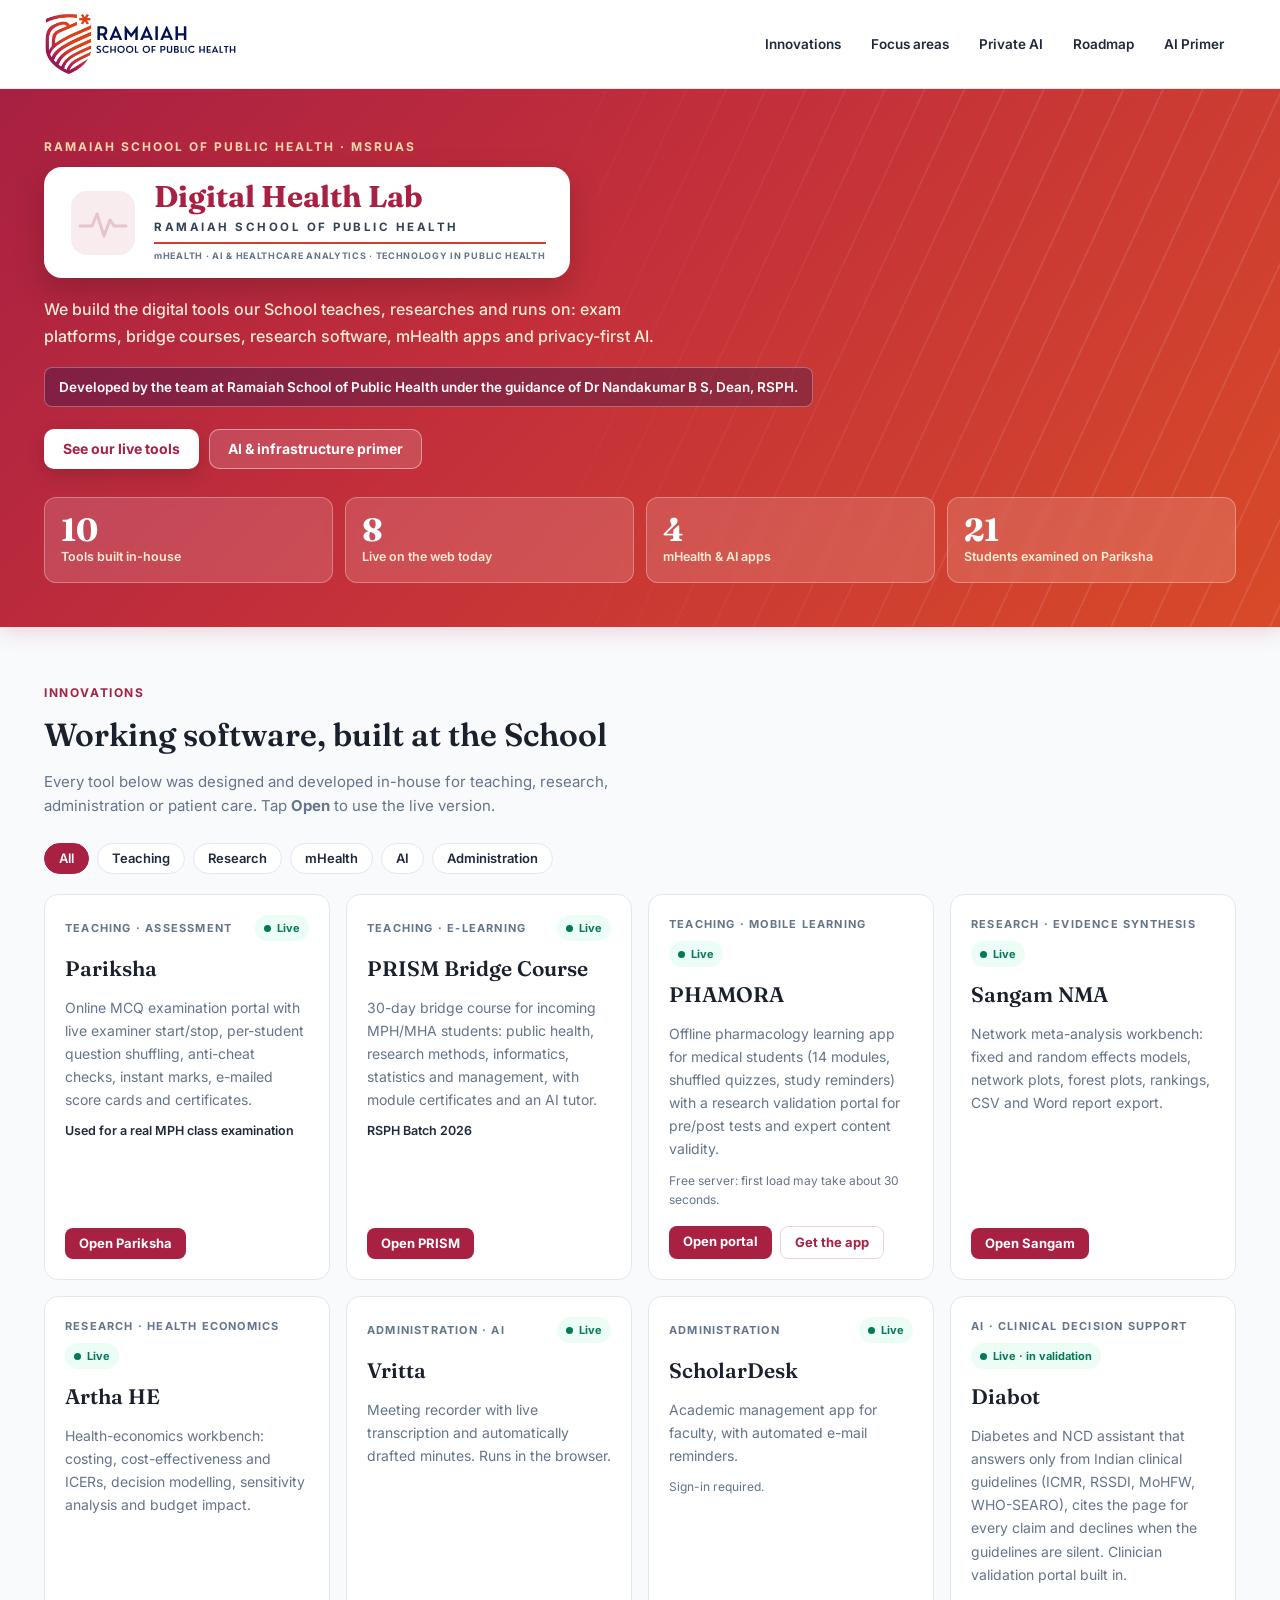
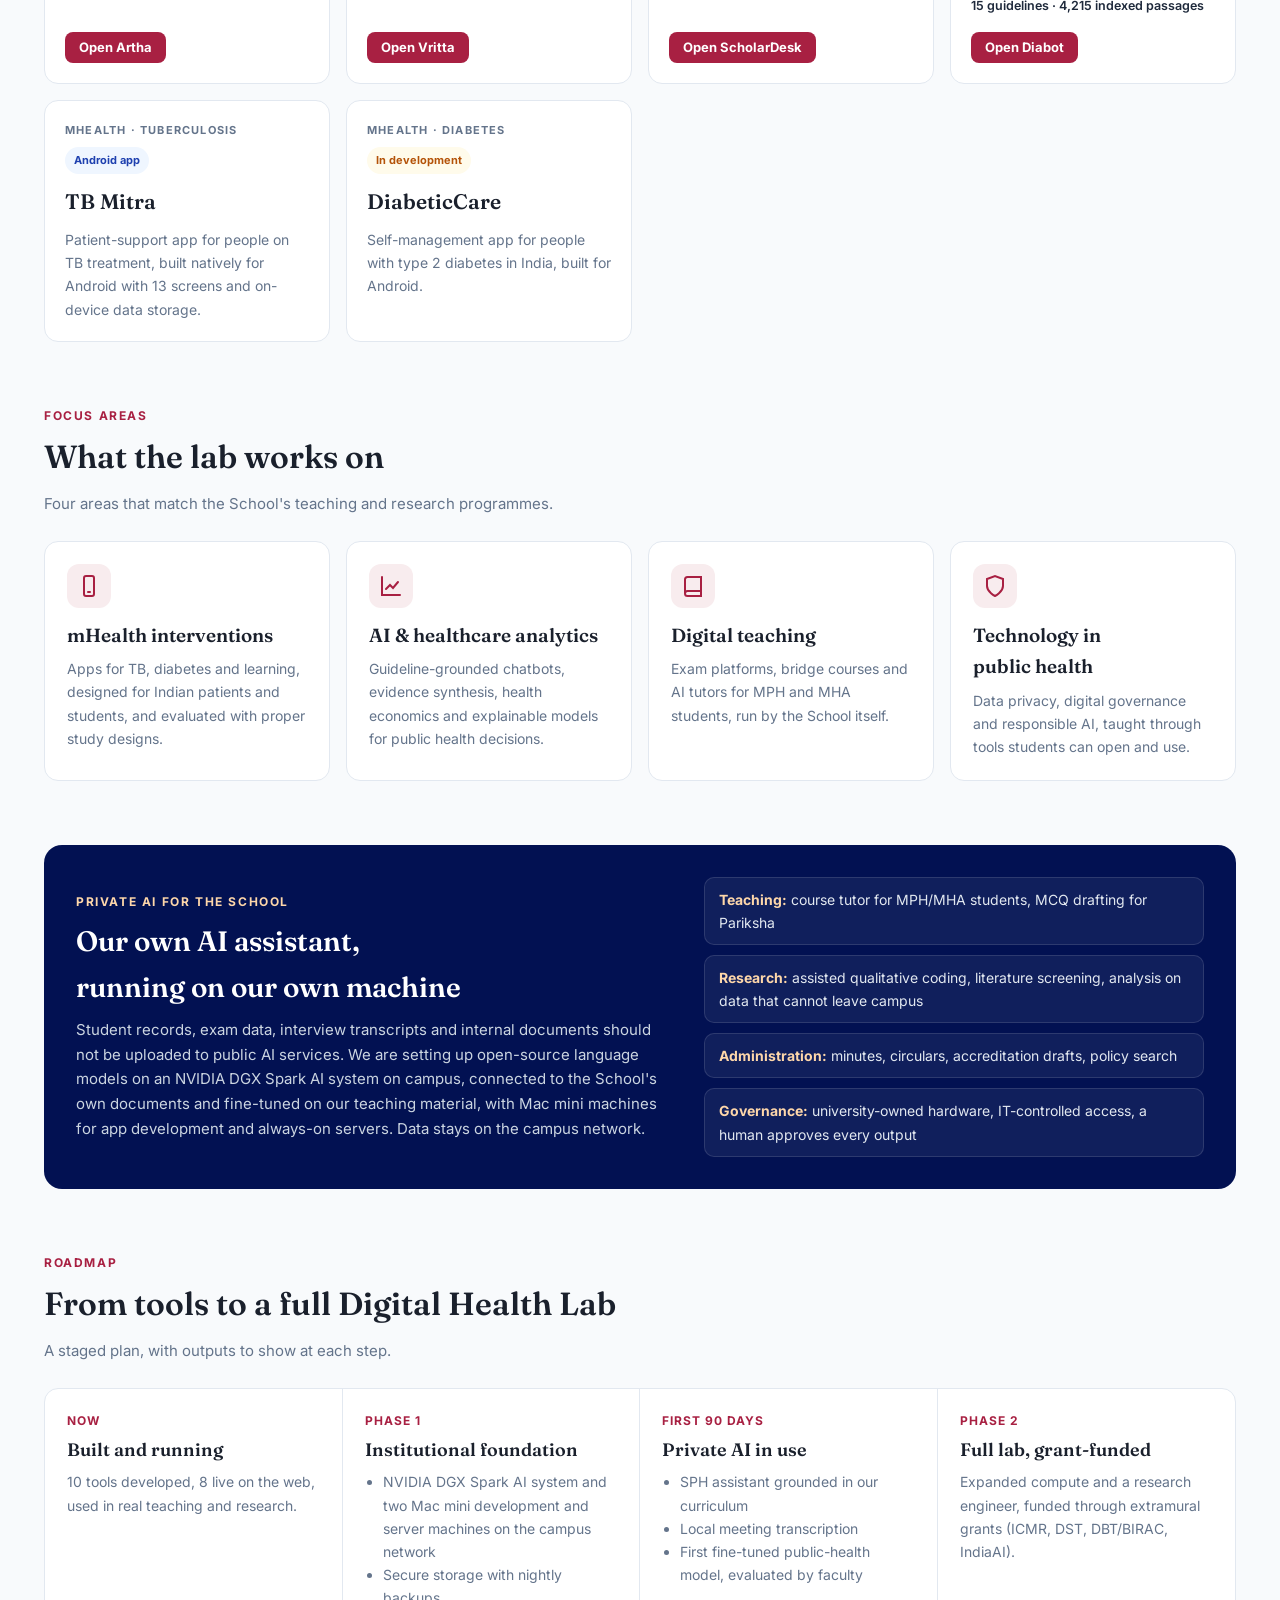
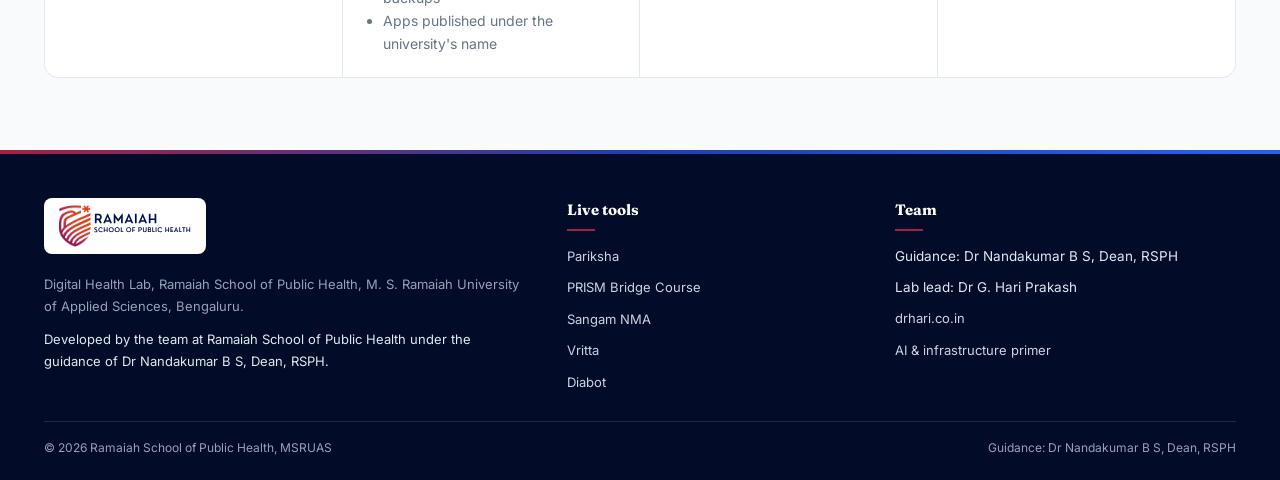
<file: index.html>
<!DOCTYPE html>
<html lang="en">
<head>
  <meta charset="UTF-8" />
  <meta name="viewport" content="width=device-width, initial-scale=1.0" />
  <title>Digital Health Lab | Ramaiah School of Public Health</title>
  <meta name="description" content="Digital Health Lab at Ramaiah School of Public Health, MSRUAS: mHealth, AI and healthcare analytics, and technology for public health. Live tools built in-house." />
  <link rel="icon" type="image/svg+xml" href="rsph_logo.svg" />
  <link rel="alternate icon" type="image/png" href="rsph_official_logo.png" />
  <link rel="preconnect" href="https://fonts.googleapis.com">
  <link rel="preconnect" href="https://fonts.gstatic.com" crossorigin>
  <link href="https://fonts.googleapis.com/css2?family=Fraunces:opsz,wght@9..144,500;9..144,600;9..144,700&family=Inter:wght@400;500;600;700;800&display=swap" rel="stylesheet">
  <link rel="stylesheet" href="styles.css" />
  <script>document.documentElement.classList.add('js');</script>
</head>
<body>

<header class="masthead">
  <div class="wrap">
    <a href="./" aria-label="Digital Health Lab home"><img src="rsph_logo.svg" alt="Ramaiah School of Public Health" class="brand-logo-img" onerror="this.onerror=null;this.src='rsph_official_logo.png';" /></a>
    <nav class="nav" aria-label="Main">
      <a href="#innovations">Innovations</a>
      <a href="#focus">Focus areas</a>
      <a href="#private-ai">Private AI</a>
      <a href="#roadmap">Roadmap</a>
      <a href="primer.html">AI Primer</a>
    </nav>
  </div>
</header>

<section class="hero-banner">
  <div class="wrap">
    <div class="hero-kicker">Ramaiah School of Public Health · MSRUAS</div>
    <div class="hero-logo-card">
      <div class="pulse-icon" aria-hidden="true">
        <svg viewBox="0 0 70 70" fill="none">
          <rect x="3" y="3" width="64" height="64" rx="16" fill="#F8ECEE"/>
          <path d="M12 38h12l5-12 7 22 6-16 4 6h12" stroke="#E7C3CB" stroke-width="3" stroke-linecap="round" stroke-linejoin="round"/>
          <path class="pulse-line" d="M12 38h12l5-12 7 22 6-16 4 6h12" stroke="#A82042" stroke-width="3.2" stroke-linecap="round" stroke-linejoin="round"/>
        </svg>
        <span class="hero-sparkle s1">&#10022;</span>
        <span class="hero-sparkle s2">&#10022;</span>
      </div>
      <div>
        <div class="hero-logo-word">Digital Health Lab</div>
        <div class="hero-logo-sub">RAMAIAH SCHOOL OF PUBLIC HEALTH</div>
        <div class="hero-logo-tagline">mHEALTH &middot; AI &amp; HEALTHCARE ANALYTICS &middot; TECHNOLOGY IN PUBLIC HEALTH</div>
      </div>
    </div>
    <h1 class="hero-sub" style="font-family:'Inter',sans-serif;font-weight:500;color:#FFEDD5;">
      We build the digital tools our School teaches, researches and runs on: exam platforms, bridge courses, research software, mHealth apps and privacy-first AI.
    </h1>
    <p class="hero-credit">Developed by the team at Ramaiah School of Public Health under the guidance of Dr Nandakumar B S, Dean, RSPH.</p>
    <div class="hero-actions">
      <a class="btn btn-light" href="#innovations">See our live tools</a>
      <a class="btn btn-ghost" href="primer.html">AI &amp; infrastructure primer</a>
    </div>
    <div class="metrics-row">
      <div class="metric-card"><div class="big-num" data-count="10">10</div><div class="caption">Tools built in-house</div></div>
      <div class="metric-card"><div class="big-num" data-count="8">8</div><div class="caption">Live on the web today</div></div>
      <div class="metric-card"><div class="big-num" data-count="4">4</div><div class="caption">mHealth &amp; AI apps</div></div>
      <div class="metric-card"><div class="big-num" data-count="21">21</div><div class="caption">Students examined on Pariksha</div></div>
    </div>
  </div>
</section>

<main>
<section class="block wrap" id="innovations">
  <div class="eyebrow">Innovations</div>
  <h2 class="section-title">Working software, built at the School</h2>
  <p class="section-lede">Every tool below was designed and developed in-house for teaching, research, administration or patient care. Tap <b>Open</b> to use the live version.</p>

  <div class="chips" role="group" aria-label="Filter tools">
    <button class="chip" aria-pressed="true" data-filter="all">All</button>
    <button class="chip" aria-pressed="false" data-filter="teaching">Teaching</button>
    <button class="chip" aria-pressed="false" data-filter="research">Research</button>
    <button class="chip" aria-pressed="false" data-filter="mhealth">mHealth</button>
    <button class="chip" aria-pressed="false" data-filter="ai">AI</button>
    <button class="chip" aria-pressed="false" data-filter="admin">Administration</button>
  </div>

  <div class="grid" id="projectGrid">
    <article class="card reveal" data-cat="teaching">
      <div class="card-top"><span class="cat">Teaching · Assessment</span><span class="status live">Live</span></div>
      <h3>Pariksha</h3>
      <p>Online MCQ examination portal with live examiner start/stop, per-student question shuffling, anti-cheat checks, instant marks, e-mailed score cards and certificates.</p>
      <div class="who">Used for a real MPH class examination</div>
      <div class="card-actions"><a class="btn-sm" href="https://pariksha.drhari.co.in" target="_blank" rel="noopener">Open Pariksha</a></div>
    </article>

    <article class="card reveal" data-cat="teaching">
      <div class="card-top"><span class="cat">Teaching · E-learning</span><span class="status live">Live</span></div>
      <h3>PRISM Bridge Course</h3>
      <p>30-day bridge course for incoming MPH/MHA students: public health, research methods, informatics, statistics and management, with module certificates and an AI tutor.</p>
      <div class="who">RSPH Batch 2026</div>
      <div class="card-actions"><a class="btn-sm" href="https://rsph-prism-2026-8d817.web.app" target="_blank" rel="noopener">Open PRISM</a></div>
    </article>

    <article class="card reveal" data-cat="teaching mhealth">
      <div class="card-top"><span class="cat">Teaching · Mobile learning</span><span class="status live">Live</span></div>
      <h3>PHAMORA</h3>
      <p>Offline pharmacology learning app for medical students (14 modules, shuffled quizzes, study reminders) with a research validation portal for pre/post tests and expert content validity.</p>
      <div class="note-sm">Free server: first load may take about 30 seconds.</div>
      <div class="card-actions"><a class="btn-sm" href="https://phamora-validation.onrender.com" target="_blank" rel="noopener">Open portal</a><a class="btn-sm outline" href="https://phamora-validation.onrender.com/download" target="_blank" rel="noopener">Get the app</a></div>
    </article>

    <article class="card reveal" data-cat="research">
      <div class="card-top"><span class="cat">Research · Evidence synthesis</span><span class="status live">Live</span></div>
      <h3>Sangam NMA</h3>
      <p>Network meta-analysis workbench: fixed and random effects models, network plots, forest plots, rankings, CSV and Word report export.</p>
      <div class="card-actions"><a class="btn-sm" href="https://sangam-web-production.up.railway.app" target="_blank" rel="noopener">Open Sangam</a></div>
    </article>

    <article class="card reveal" data-cat="research">
      <div class="card-top"><span class="cat">Research · Health economics</span><span class="status live">Live</span></div>
      <h3>Artha HE</h3>
      <p>Health-economics workbench: costing, cost-effectiveness and ICERs, decision modelling, sensitivity analysis and budget impact.</p>
      <div class="card-actions"><a class="btn-sm" href="https://artha-he-production.up.railway.app" target="_blank" rel="noopener">Open Artha</a></div>
    </article>

    <article class="card reveal" data-cat="admin ai">
      <div class="card-top"><span class="cat">Administration · AI</span><span class="status live">Live</span></div>
      <h3>Vritta</h3>
      <p>Meeting recorder with live transcription and automatically drafted minutes. Runs in the browser.</p>
      <div class="card-actions"><a class="btn-sm" href="https://www.drhari.co.in/vritta" target="_blank" rel="noopener">Open Vritta</a></div>
    </article>

    <article class="card reveal" data-cat="admin">
      <div class="card-top"><span class="cat">Administration</span><span class="status live">Live</span></div>
      <h3>ScholarDesk</h3>
      <p>Academic management app for faculty, with automated e-mail reminders.</p>
      <div class="note-sm">Sign-in required.</div>
      <div class="card-actions"><a class="btn-sm" href="https://scholardesk.drhari.co.in" target="_blank" rel="noopener">Open ScholarDesk</a></div>
    </article>

    <article class="card reveal" data-cat="ai mhealth">
      <div class="card-top"><span class="cat">AI · Clinical decision support</span><span class="status live">Live · in validation</span></div>
      <h3>Diabot</h3>
      <p>Diabetes and NCD assistant that answers only from Indian clinical guidelines (ICMR, RSSDI, MoHFW, WHO-SEARO), cites the page for every claim and declines when the guidelines are silent. Clinician validation portal built in.</p>
      <div class="who">15 guidelines · 4,215 indexed passages</div>
      <div class="card-actions"><a class="btn-sm" href="https://diabot-web-production.up.railway.app/" target="_blank" rel="noopener">Open Diabot</a></div>
    </article>

    <article class="card reveal" data-cat="mhealth">
      <div class="card-top"><span class="cat">mHealth · Tuberculosis</span><span class="status app">Android app</span></div>
      <h3>TB Mitra</h3>
      <p>Patient-support app for people on TB treatment, built natively for Android with 13 screens and on-device data storage.</p>
    </article>

    <article class="card reveal" data-cat="mhealth">
      <div class="card-top"><span class="cat">mHealth · Diabetes</span><span class="status dev">In development</span></div>
      <h3>DiabeticCare</h3>
      <p>Self-management app for people with type 2 diabetes in India, built for Android.</p>
    </article>
  </div>
  <p class="empty" id="emptyMsg" hidden>No tools in this category yet.</p>
</section>

<section class="block wrap" id="focus">
  <div class="eyebrow">Focus areas</div>
  <h2 class="section-title">What the lab works on</h2>
  <p class="section-lede">Four areas that match the School's teaching and research programmes.</p>
  <div class="pillars">
    <div class="pillar reveal"><div class="ico"><svg viewBox="0 0 24 24" fill="none" stroke="currentColor" stroke-width="2" stroke-linecap="round"><rect x="7" y="2" width="10" height="20" rx="2"/><path d="M11 18h2"/></svg></div><h3>mHealth interventions</h3><p>Apps for TB, diabetes and learning, designed for Indian patients and students, and evaluated with proper study designs.</p></div>
    <div class="pillar reveal"><div class="ico"><svg viewBox="0 0 24 24" fill="none" stroke="currentColor" stroke-width="2" stroke-linecap="round"><path d="M3 3v18h18"/><path d="M7 15l4-4 3 3 5-6"/></svg></div><h3>AI &amp; healthcare analytics</h3><p>Guideline-grounded chatbots, evidence synthesis, health economics and explainable models for public health decisions.</p></div>
    <div class="pillar reveal"><div class="ico"><svg viewBox="0 0 24 24" fill="none" stroke="currentColor" stroke-width="2" stroke-linecap="round"><path d="M4 19.5A2.5 2.5 0 0 1 6.5 17H20V3H6.5A2.5 2.5 0 0 0 4 5.5z"/><path d="M4 19.5A2.5 2.5 0 0 0 6.5 22H20v-5"/></svg></div><h3>Digital teaching</h3><p>Exam platforms, bridge courses and AI tutors for MPH and MHA students, run by the School itself.</p></div>
    <div class="pillar reveal"><div class="ico"><svg viewBox="0 0 24 24" fill="none" stroke="currentColor" stroke-width="2" stroke-linecap="round"><path d="M12 22s8-4 8-10V5l-8-3-8 3v7c0 6 8 10 8 10z"/></svg></div><h3>Technology in public health</h3><p>Data privacy, digital governance and responsible AI, taught through tools students can open and use.</p></div>
  </div>
</section>

<section class="block wrap" id="private-ai">
  <div class="band reveal">
    <div>
      <div class="eyebrow" style="color:#FED7AA">Private AI for the School</div>
      <h2>Our own AI assistant, running on our own machine</h2>
      <p>Student records, exam data, interview transcripts and internal documents should not be uploaded to public AI services. We are setting up open-source language models on an NVIDIA DGX Spark AI system on campus, connected to the School's own documents and fine-tuned on our teaching material, with Mac mini machines for app development and always-on servers. Data stays on the campus network.</p>
    </div>
    <ul>
      <li><b>Teaching:</b> course tutor for MPH/MHA students, MCQ drafting for Pariksha</li>
      <li><b>Research:</b> assisted qualitative coding, literature screening, analysis on data that cannot leave campus</li>
      <li><b>Administration:</b> minutes, circulars, accreditation drafts, policy search</li>
      <li><b>Governance:</b> university-owned hardware, IT-controlled access, a human approves every output</li>
    </ul>
  </div>
</section>

<section class="block wrap" id="roadmap">
  <div class="eyebrow">Roadmap</div>
  <h2 class="section-title">From tools to a full Digital Health Lab</h2>
  <p class="section-lede">A staged plan, with outputs to show at each step.</p>
  <div class="roadmap reveal">
    <div class="step"><div class="when">Now</div><h3>Built and running</h3><p>10 tools developed, 8 live on the web, used in real teaching and research.</p></div>
    <div class="step"><div class="when">Phase 1</div><h3>Institutional foundation</h3><ul><li>NVIDIA DGX Spark AI system and two Mac mini development and server machines on the campus network</li><li>Secure storage with nightly backups</li><li>Apps published under the university's name</li></ul></div>
    <div class="step"><div class="when">First 90 days</div><h3>Private AI in use</h3><ul><li>SPH assistant grounded in our curriculum</li><li>Local meeting transcription</li><li>First fine-tuned public-health model, evaluated by faculty</li></ul></div>
    <div class="step"><div class="when">Phase 2</div><h3>Full lab, grant-funded</h3><p>Expanded compute and a research engineer, funded through extramural grants (ICMR, DST, DBT/BIRAC, IndiaAI).</p></div>
  </div>
</section>
</main>

<footer class="rsph-portal-footer">
  <div class="footer-top-accent"></div>
  <div class="wrap">
    <div class="footer-grid">
      <div>
        <img src="rsph_logo.svg" alt="Ramaiah School of Public Health" class="footer-logo-img" onerror="this.onerror=null;this.src='rsph_official_logo.png';" />
        <p class="footer-brand-text">Digital Health Lab, Ramaiah School of Public Health, M. S. Ramaiah University of Applied Sciences, Bengaluru.</p>
        <p class="footer-brand-text" style="color:#E2E8F0">Developed by the team at Ramaiah School of Public Health under the guidance of Dr Nandakumar B S, Dean, RSPH.</p>
      </div>
      <div>
        <div class="footer-heading">Live tools</div>
        <ul class="footer-links">
          <li><a href="https://pariksha.drhari.co.in" target="_blank" rel="noopener">Pariksha</a></li>
          <li><a href="https://rsph-prism-2026-8d817.web.app" target="_blank" rel="noopener">PRISM Bridge Course</a></li>
          <li><a href="https://sangam-web-production.up.railway.app" target="_blank" rel="noopener">Sangam NMA</a></li>
          <li><a href="https://www.drhari.co.in/vritta" target="_blank" rel="noopener">Vritta</a></li>
          <li><a href="https://diabot-web-production.up.railway.app/" target="_blank" rel="noopener">Diabot</a></li>
        </ul>
      </div>
      <div>
        <div class="footer-heading">Team</div>
        <ul class="footer-links">
          <li>Guidance: Dr Nandakumar B S, Dean, RSPH</li>
          <li>Lab lead: Dr G. Hari Prakash</li>
          <li><a href="https://www.drhari.co.in" target="_blank" rel="noopener">drhari.co.in</a></li>
          <li><a href="primer.html">AI &amp; infrastructure primer</a></li>
        </ul>
      </div>
    </div>
    <div class="footer-bottom"><span>© 2026 Ramaiah School of Public Health, MSRUAS</span><span>Guidance: Dr Nandakumar B S, Dean, RSPH</span></div>
  </div>
</footer>

<script>
  // Category filter
  const chips = document.querySelectorAll('.chip');
  const cards = document.querySelectorAll('#projectGrid .card');
  chips.forEach(chip => chip.addEventListener('click', () => {
    chips.forEach(c => c.setAttribute('aria-pressed', c === chip));
    const f = chip.dataset.filter; let shown = 0;
    cards.forEach(card => {
      const show = f === 'all' || card.dataset.cat.split(' ').includes(f);
      card.hidden = !show; if (show) { shown++; card.classList.add('in'); }
    });
    document.getElementById('emptyMsg').hidden = shown > 0;
  }));

  // Scroll reveal (anything already on screen shows immediately)
  const reveals = document.querySelectorAll('.reveal');
  if ('IntersectionObserver' in window) {
    const io = new IntersectionObserver(entries => entries.forEach(e => {
      if (e.isIntersecting) { e.target.classList.add('in'); io.unobserve(e.target); }
    }), { threshold: 0.08 });
    reveals.forEach((el, i) => { el.style.transitionDelay = (i % 3) * 70 + 'ms'; io.observe(el); });
  } else { reveals.forEach(el => el.classList.add('in')); }
  setTimeout(() => reveals.forEach(el => el.classList.add('in')), 2500);

  // Count-up for hero numbers
  if (!matchMedia('(prefers-reduced-motion: reduce)').matches) {
    document.querySelectorAll('[data-count]').forEach(el => {
      const target = +el.dataset.count; let n = 0; el.textContent = '0';
      const t = setInterval(() => { n++; el.textContent = n; if (n >= target) clearInterval(t); }, 900 / target);
    });
  }
</script>
</body>
</html>
</file>
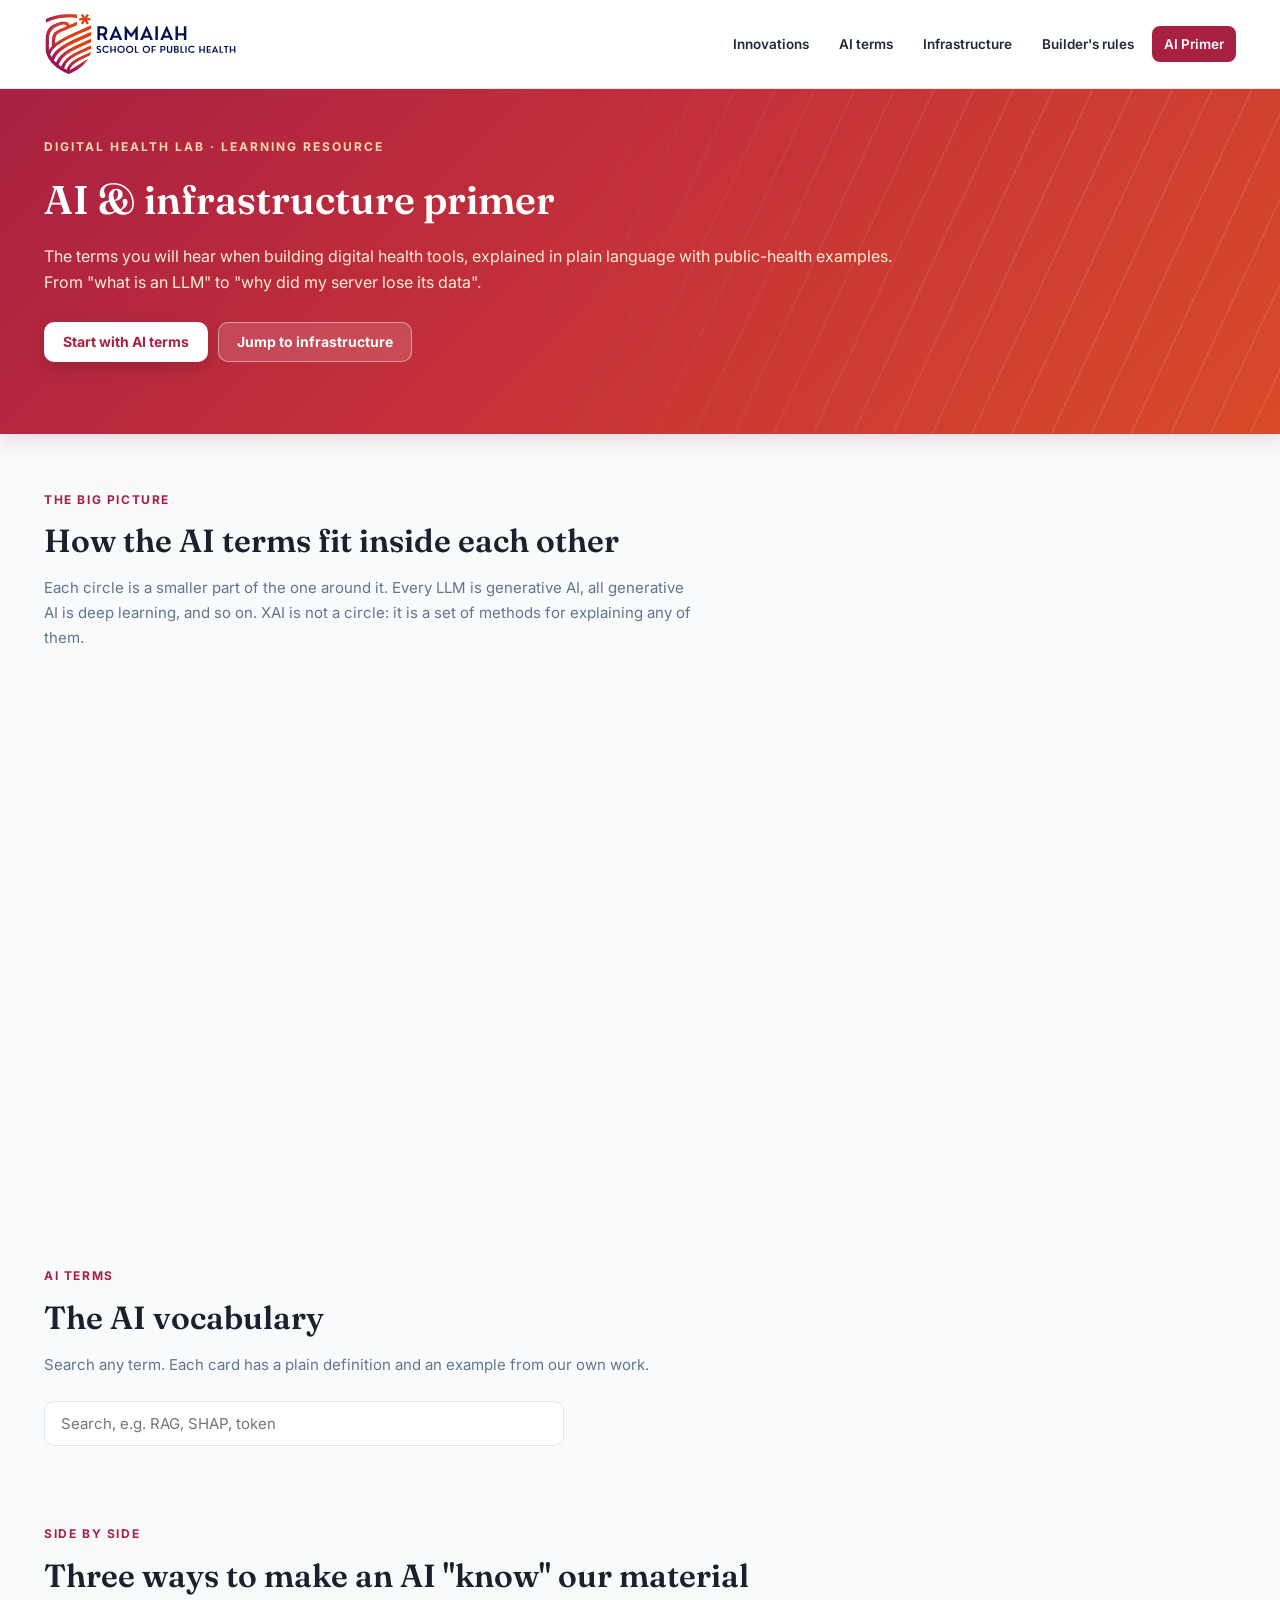
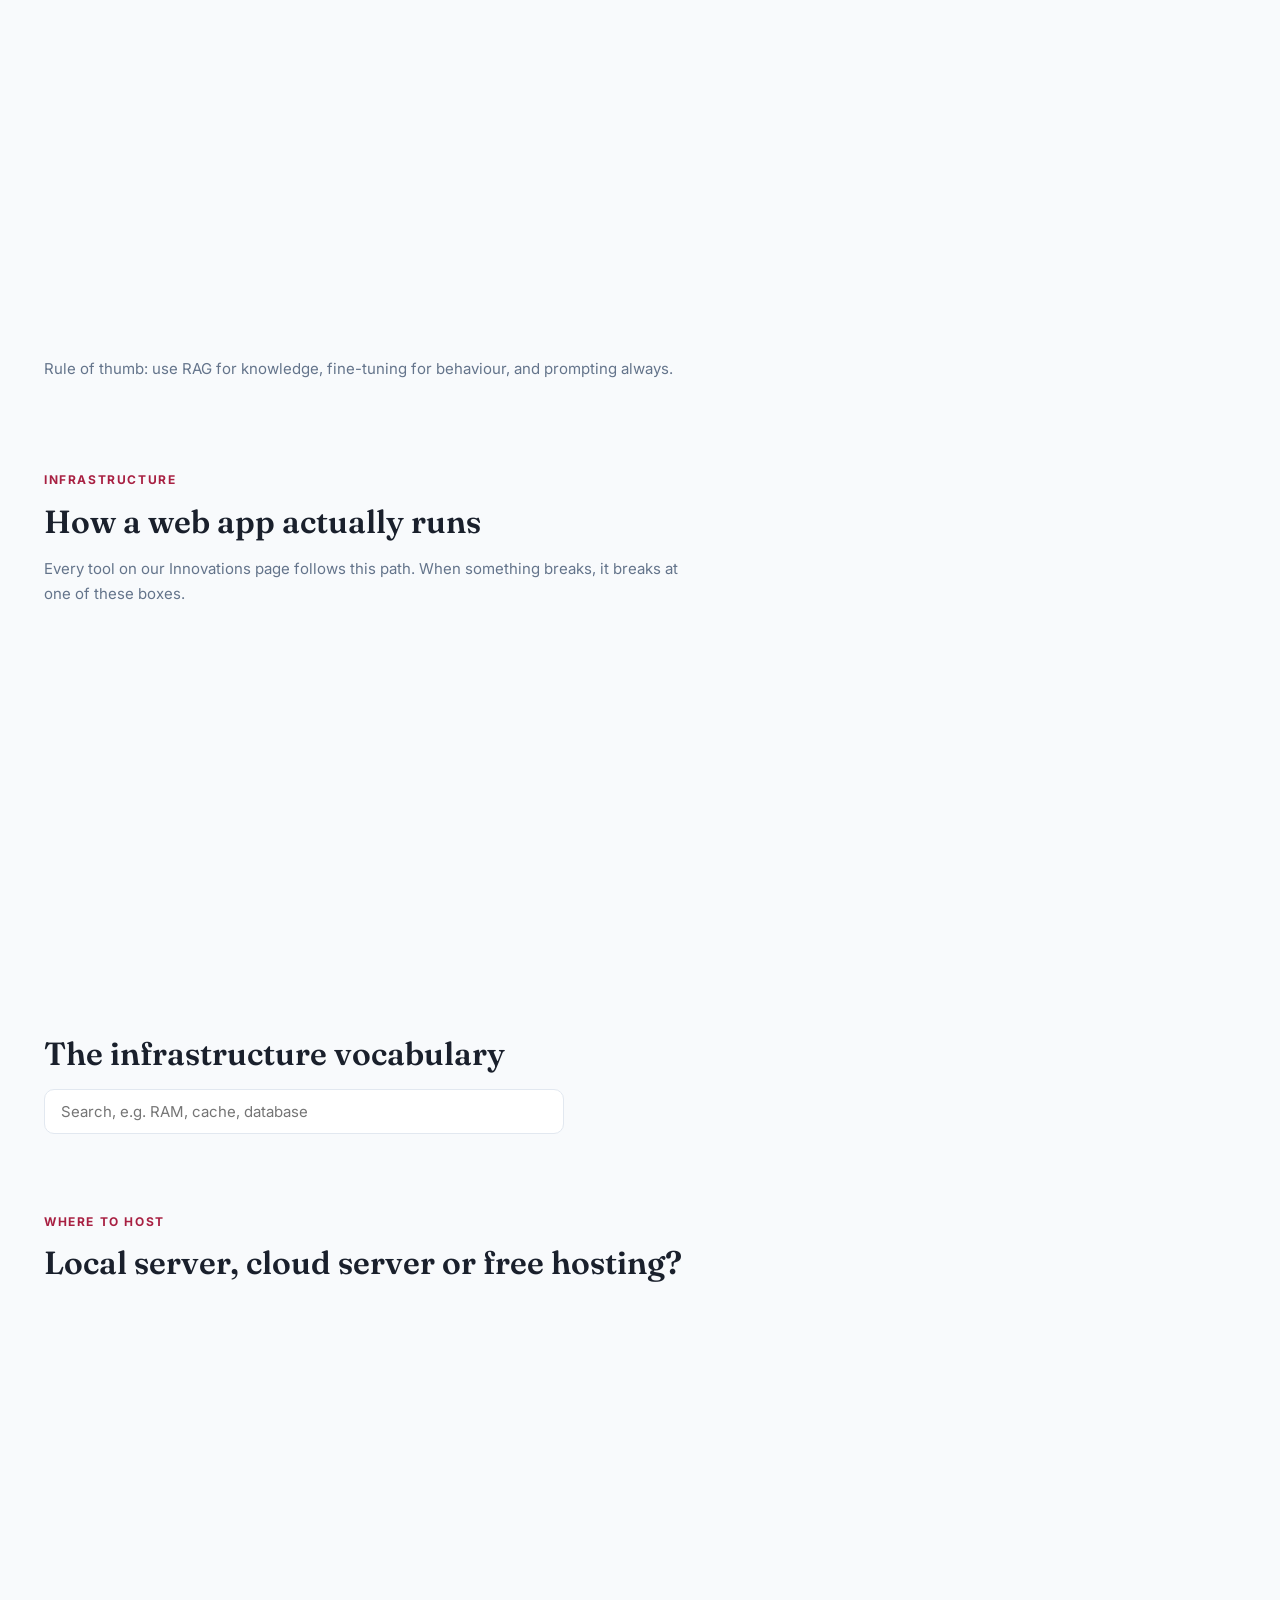
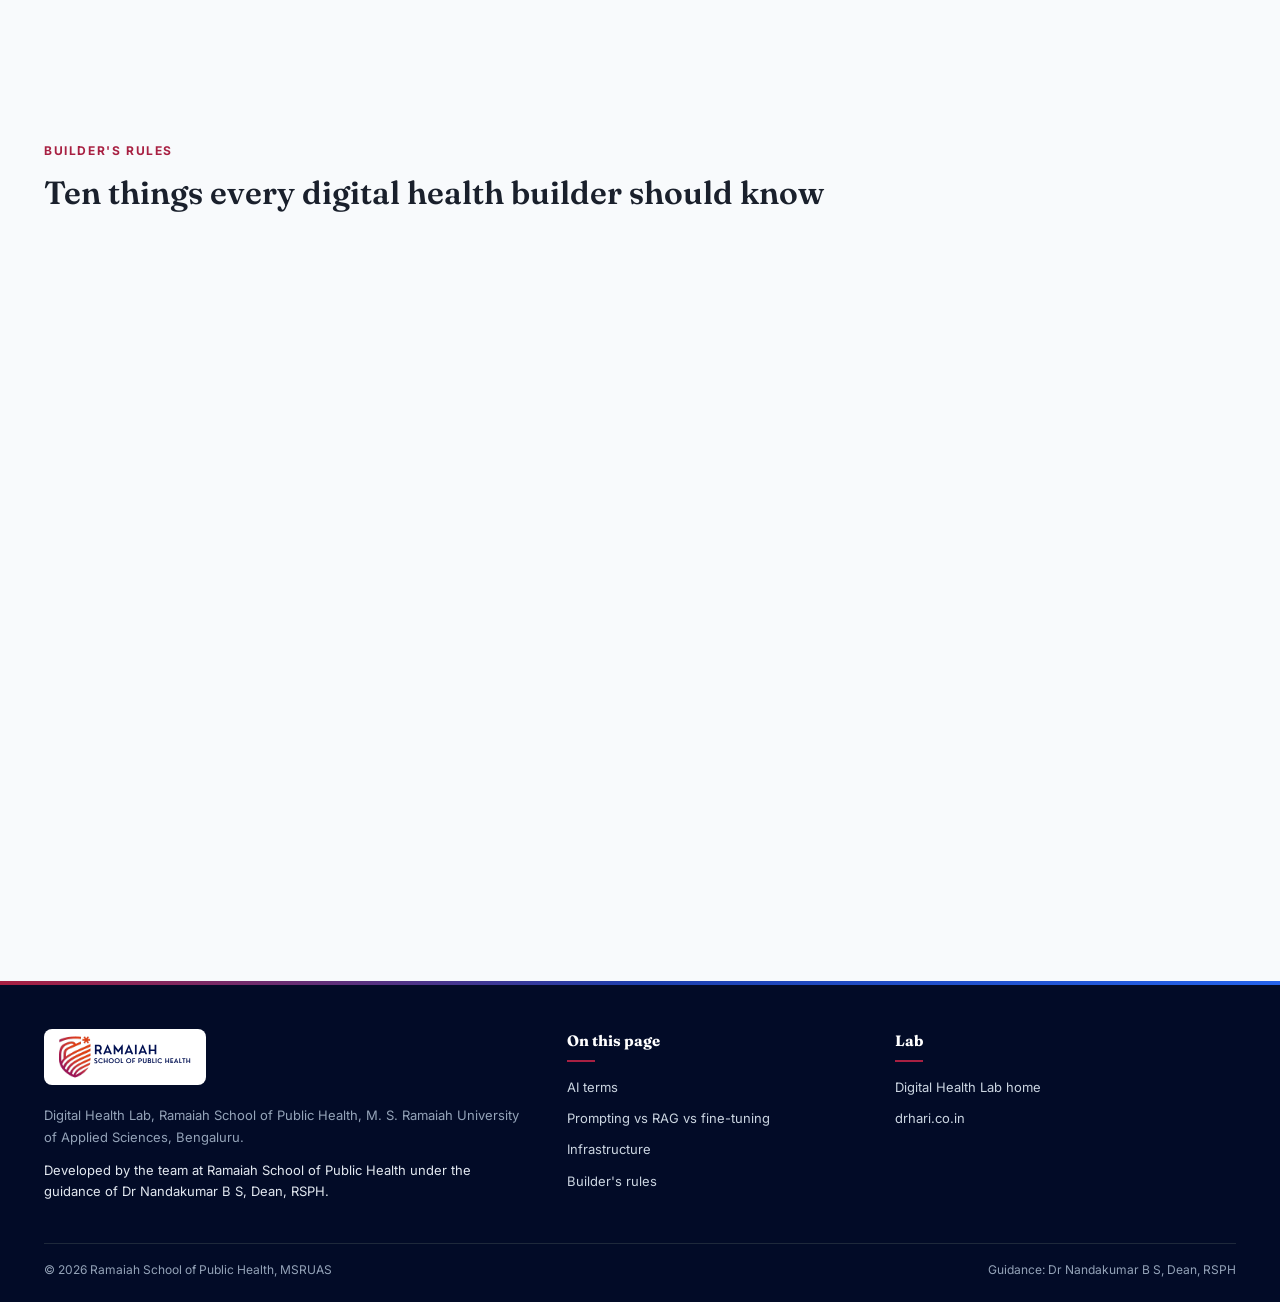
<file: primer.html>
<!DOCTYPE html>
<html lang="en">
<head>
  <meta charset="UTF-8" />
  <meta name="viewport" content="width=device-width, initial-scale=1.0" />
  <title>AI &amp; Infrastructure Primer | Digital Health Lab, RSPH</title>
  <meta name="description" content="Plain-language guide to AI terms (AI, GenAI, LLM, SLM, RAG, XAI, SHAP) and computing infrastructure (CPU, GPU, RAM, storage, servers, databases) for public health." />
  <link rel="icon" type="image/svg+xml" href="rsph_logo.svg" />
  <link rel="preconnect" href="https://fonts.googleapis.com">
  <link rel="preconnect" href="https://fonts.gstatic.com" crossorigin>
  <link href="https://fonts.googleapis.com/css2?family=Fraunces:opsz,wght@9..144,500;9..144,600;9..144,700&family=Inter:wght@400;500;600;700;800&display=swap" rel="stylesheet">
  <link rel="stylesheet" href="styles.css" />
  <script>document.documentElement.classList.add('js');</script>
</head>
<body>

<header class="masthead">
  <div class="wrap">
    <a href="./" aria-label="Digital Health Lab home"><img src="rsph_logo.svg" alt="Ramaiah School of Public Health" class="brand-logo-img" onerror="this.onerror=null;this.src='rsph_official_logo.png';" /></a>
    <nav class="nav" aria-label="Main">
      <a href="./#innovations">Innovations</a>
      <a href="#ai-terms">AI terms</a>
      <a href="#infra">Infrastructure</a>
      <a href="#rules">Builder's rules</a>
      <a href="primer.html" class="active">AI Primer</a>
    </nav>
  </div>
</header>

<section class="hero-banner">
  <div class="wrap">
    <div class="hero-kicker">Digital Health Lab · Learning resource</div>
    <h1 style="color:#fff;font-size:clamp(28px,4.4vw,40px);margin-bottom:10px;">AI &amp; infrastructure primer</h1>
    <p class="hero-sub">The terms you will hear when building digital health tools, explained in plain language with public-health examples. From "what is an LLM" to "why did my server lose its data".</p>
    <div class="hero-actions">
      <a class="btn btn-light" href="#ai-terms">Start with AI terms</a>
      <a class="btn btn-ghost" href="#infra">Jump to infrastructure</a>
    </div>
  </div>
</section>

<main>
<section class="block wrap" id="family">
  <div class="eyebrow">The big picture</div>
  <h2 class="section-title">How the AI terms fit inside each other</h2>
  <p class="section-lede">Each circle is a smaller part of the one around it. Every LLM is generative AI, all generative AI is deep learning, and so on. XAI is not a circle: it is a set of methods for explaining any of them.</p>
  <div class="stack reveal">
    <svg viewBox="0 0 900 380" role="img" aria-label="Nested diagram: Artificial intelligence contains machine learning, which contains deep learning, which contains generative AI, which contains large and small language models.">
      <rect x="10" y="10" width="620" height="360" rx="24" fill="#F8ECEE" stroke="#A82042" stroke-width="2"/>
      <text x="32" y="44" font-family="Fraunces, Georgia, serif" font-size="20" font-weight="700" fill="#A82042">Artificial Intelligence (AI)</text>
      <text x="32" y="66" font-family="Inter, sans-serif" font-size="13" fill="#64748B">Any system doing tasks that need human-like judgement</text>
      <rect x="50" y="84" width="560" height="270" rx="20" fill="#FDF2F4" stroke="#C4303A" stroke-width="2"/>
      <text x="70" y="114" font-family="Fraunces, Georgia, serif" font-size="18" font-weight="700" fill="#C4303A">Machine Learning (ML)</text>
      <text x="70" y="134" font-family="Inter, sans-serif" font-size="13" fill="#64748B">Learns patterns from data, e.g. predicting TB treatment dropout</text>
      <rect x="90" y="150" width="500" height="190" rx="18" fill="#FFF7ED" stroke="#D84A28" stroke-width="2"/>
      <text x="110" y="178" font-family="Fraunces, Georgia, serif" font-size="17" font-weight="700" fill="#D84A28">Deep Learning</text>
      <text x="110" y="197" font-family="Inter, sans-serif" font-size="13" fill="#64748B">Many-layered neural networks, e.g. reading chest X-rays</text>
      <rect x="130" y="212" width="440" height="116" rx="16" fill="#FFFFFF" stroke="#D97706" stroke-width="2"/>
      <text x="150" y="240" font-family="Fraunces, Georgia, serif" font-size="16" font-weight="700" fill="#B45309">Generative AI</text>
      <text x="150" y="258" font-family="Inter, sans-serif" font-size="13" fill="#64748B">Creates new text, images, audio</text>
      <rect x="150" y="270" width="190" height="46" rx="10" fill="#1E40AF"/>
      <text x="245" y="298" text-anchor="middle" font-family="Inter, sans-serif" font-size="14" font-weight="700" fill="#FFFFFF">LLM (large)</text>
      <rect x="356" y="270" width="190" height="46" rx="10" fill="#2563EB"/>
      <text x="451" y="298" text-anchor="middle" font-family="Inter, sans-serif" font-size="14" font-weight="700" fill="#FFFFFF">SLM (small)</text>
      <rect x="660" y="84" width="230" height="130" rx="18" fill="#021152"/>
      <text x="680" y="116" font-family="Fraunces, Georgia, serif" font-size="17" font-weight="700" fill="#FED7AA">XAI (explainable AI)</text>
      <text x="680" y="140" font-family="Inter, sans-serif" font-size="13" fill="#CBD5E1">Methods that explain</text>
      <text x="680" y="158" font-family="Inter, sans-serif" font-size="13" fill="#CBD5E1">why a model decided,</text>
      <text x="680" y="176" font-family="Inter, sans-serif" font-size="13" fill="#CBD5E1">e.g. SHAP, LIME</text>
      <path d="M660 150 H 600" stroke="#021152" stroke-width="2" stroke-dasharray="5 4"/>
      <rect x="660" y="236" width="230" height="118" rx="18" fill="#ECFDF5" stroke="#047857" stroke-width="2"/>
      <text x="680" y="266" font-family="Fraunces, Georgia, serif" font-size="17" font-weight="700" fill="#047857">Built on top of LLMs</text>
      <text x="680" y="290" font-family="Inter, sans-serif" font-size="13" fill="#334155">RAG · fine-tuning</text>
      <text x="680" y="310" font-family="Inter, sans-serif" font-size="13" fill="#334155">AI agents · chatbots</text>
      <text x="680" y="330" font-family="Inter, sans-serif" font-size="13" fill="#334155">local / private LLMs</text>
    </svg>
  </div>
</section>

<section class="block wrap" id="ai-terms">
  <div class="eyebrow">AI terms</div>
  <h2 class="section-title">The AI vocabulary</h2>
  <p class="section-lede">Search any term. Each card has a plain definition and an example from our own work.</p>
  <input class="primer-search" id="searchAI" type="search" placeholder="Search, e.g. RAG, SHAP, token" aria-label="Search AI terms" />
  <div class="grid" id="aiGrid"></div>
  <p class="empty" id="aiEmpty" hidden>No matching term. Try a shorter word.</p>
</section>

<section class="block wrap" id="compare">
  <div class="eyebrow">Side by side</div>
  <h2 class="section-title">Three ways to make an AI "know" our material</h2>
  <div class="table-wrap reveal">
    <table class="cmp">
      <thead><tr><th></th><th>Prompting</th><th>RAG</th><th>Fine-tuning</th></tr></thead>
      <tbody>
        <tr><td><b>What it is</b></td><td>Writing clear instructions and examples in the question</td><td>Searching our documents first, then letting the model answer from what it found</td><td>Further training the model on our examples so it changes its behaviour</td></tr>
        <tr><td><b>Best for</b></td><td>Quick tasks, formatting, tone</td><td>Facts that must be correct and cited: guidelines, syllabi, SOPs</td><td>Style and skill: writing MCQs our way, a consistent tutor voice</td></tr>
        <tr><td><b>Cost</b></td><td>None</td><td>Low: a vector database and some setup</td><td>Medium: GPU time and a curated training set</td></tr>
        <tr><td><b>Updating</b></td><td>Edit the prompt</td><td>Add or replace a document; instant</td><td>Retrain</td></tr>
        <tr><td><b>Our example</b></td><td>Vritta's minutes format</td><td>Diabot answering only from ICMR/RSSDI guidelines</td><td>Planned: a public-health MCQ generator for Pariksha</td></tr>
      </tbody>
    </table>
  </div>
  <p class="section-lede" style="margin-top:14px">Rule of thumb: use RAG for knowledge, fine-tuning for behaviour, and prompting always.</p>
</section>

<section class="block wrap" id="infra">
  <div class="eyebrow">Infrastructure</div>
  <h2 class="section-title">How a web app actually runs</h2>
  <p class="section-lede">Every tool on our Innovations page follows this path. When something breaks, it breaks at one of these boxes.</p>
  <div class="stack reveal">
    <svg viewBox="0 0 900 250" role="img" aria-label="Request flow: user's browser, then domain and DNS, then server with frontend and backend, which reads and writes the database, file storage and the AI model.">
      <defs><marker id="ar" viewBox="0 0 10 10" refX="9" refY="5" markerWidth="7" markerHeight="7" orient="auto"><path d="M0 0L10 5L0 10z" fill="#64748B"/></marker></defs>
      <rect x="10" y="80" width="140" height="80" rx="14" fill="#FFFFFF" stroke="#CBD5E1" stroke-width="2"/>
      <text x="80" y="115" text-anchor="middle" font-family="Inter, sans-serif" font-size="15" font-weight="700" fill="#1E293B">Browser / app</text>
      <text x="80" y="136" text-anchor="middle" font-family="Inter, sans-serif" font-size="12" fill="#64748B">student's phone</text>
      <path d="M152 120 H 200" stroke="#64748B" stroke-width="2" marker-end="url(#ar)"/>
      <rect x="205" y="80" width="150" height="80" rx="14" fill="#F8ECEE" stroke="#A82042" stroke-width="2"/>
      <text x="280" y="115" text-anchor="middle" font-family="Inter, sans-serif" font-size="15" font-weight="700" fill="#A82042">Domain + DNS</text>
      <text x="280" y="136" text-anchor="middle" font-family="Inter, sans-serif" font-size="12" fill="#64748B">pariksha.drhari.co.in</text>
      <path d="M357 120 H 405" stroke="#64748B" stroke-width="2" marker-end="url(#ar)"/>
      <rect x="410" y="40" width="210" height="160" rx="14" fill="#021152"/>
      <text x="515" y="72" text-anchor="middle" font-family="Inter, sans-serif" font-size="15" font-weight="700" fill="#FFFFFF">Server</text>
      <rect x="428" y="88" width="174" height="40" rx="8" fill="#1E40AF"/>
      <text x="515" y="113" text-anchor="middle" font-family="Inter, sans-serif" font-size="13" font-weight="600" fill="#FFFFFF">Frontend (what you see)</text>
      <rect x="428" y="140" width="174" height="40" rx="8" fill="#2563EB"/>
      <text x="515" y="165" text-anchor="middle" font-family="Inter, sans-serif" font-size="13" font-weight="600" fill="#FFFFFF">Backend / API (logic)</text>
      <path d="M622 160 C 660 160, 660 60, 690 50" stroke="#64748B" stroke-width="2" fill="none" marker-end="url(#ar)"/>
      <path d="M622 160 H 688" stroke="#64748B" stroke-width="2" marker-end="url(#ar)"/>
      <path d="M622 160 C 660 160, 660 220, 690 214" stroke="#64748B" stroke-width="2" fill="none" marker-end="url(#ar)"/>
      <rect x="694" y="22" width="196" height="56" rx="12" fill="#ECFDF5" stroke="#047857" stroke-width="2"/>
      <text x="792" y="47" text-anchor="middle" font-family="Inter, sans-serif" font-size="14" font-weight="700" fill="#047857">Database</text>
      <text x="792" y="66" text-anchor="middle" font-family="Inter, sans-serif" font-size="12" fill="#334155">marks, users, responses</text>
      <rect x="694" y="132" width="196" height="56" rx="12" fill="#FFFBEB" stroke="#B45309" stroke-width="2"/>
      <text x="792" y="157" text-anchor="middle" font-family="Inter, sans-serif" font-size="14" font-weight="700" fill="#B45309">File storage</text>
      <text x="792" y="176" text-anchor="middle" font-family="Inter, sans-serif" font-size="12" fill="#334155">PDFs, audio, images</text>
      <rect x="694" y="190" width="196" height="50" rx="12" fill="#EFF6FF" stroke="#1E40AF" stroke-width="2"/>
      <text x="792" y="220" text-anchor="middle" font-family="Inter, sans-serif" font-size="14" font-weight="700" fill="#1E40AF">AI model (local or API)</text>
    </svg>
  </div>

  <h2 class="section-title" style="margin-top:36px">The infrastructure vocabulary</h2>
  <input class="primer-search" id="searchInfra" type="search" placeholder="Search, e.g. RAM, cache, database" aria-label="Search infrastructure terms" />
  <div class="grid" id="infraGrid"></div>
  <p class="empty" id="infraEmpty" hidden>No matching term. Try a shorter word.</p>
</section>

<section class="block wrap" id="where">
  <div class="eyebrow">Where to host</div>
  <h2 class="section-title">Local server, cloud server or free hosting?</h2>
  <div class="table-wrap reveal">
    <table class="cmp">
      <thead><tr><th>Option</th><th>Examples</th><th>Good for</th><th>Watch out for</th></tr></thead>
      <tbody>
        <tr><td><b>Static hosting</b></td><td>Firebase Hosting, GitHub Pages</td><td>Sites with no server code: this website, PRISM's pages</td><td>Cannot run Python or keep a server-side database by itself</td></tr>
        <tr><td><b>Platform-as-a-service (PaaS)</b></td><td>Railway, Render</td><td>Apps with a backend: Pariksha, Sangam, Artha</td><td>Free tiers sleep (slow first load) and may have no backups</td></tr>
        <tr><td><b>Backend-as-a-service</b></td><td>Firebase Firestore, Supabase</td><td>Login, database and storage without running your own server</td><td>Usage-based bills; lock-in to one provider</td></tr>
        <tr><td><b>Cloud virtual machine</b></td><td>AWS, Azure, Google Cloud, Indian clouds</td><td>Full control, big workloads, GPUs by the hour</td><td>You manage security and updates; costs grow quietly</td></tr>
        <tr><td><b>Local (on-premise) server</b></td><td>The lab's DGX Spark and Mac mini servers</td><td>Sensitive data, private AI models, no monthly GPU rent</td><td>Needs power backup, IT network access, and your own backups</td></tr>
      </tbody>
    </table>
  </div>
</section>

<section class="block wrap" id="rules">
  <div class="eyebrow">Builder's rules</div>
  <h2 class="section-title">Ten things every digital health builder should know</h2>
  <div class="grid">
    <div class="term reveal"><h3>1. Back up everything, automatically</h3><p>Follow the 3-2-1 rule: 3 copies, on 2 kinds of storage, 1 off-site. Free hosting tiers often keep no backup, so one wrong "reset" can erase exam results permanently.</p></div>
    <div class="term reveal"><h3>2. Never put secrets in code</h3><p>API keys and passwords go in environment variables or a secrets manager, never in GitHub. A leaked key can run up bills or expose data within hours.</p></div>
    <div class="term reveal"><h3>3. Identifiable data needs a reason and a lock</h3><p>India's DPDP Act 2023 applies to student and patient data. Collect the minimum, get consent, restrict access, and keep sensitive data off public AI services.</p></div>
    <div class="term reveal"><h3>4. Own your accounts institutionally</h3><p>Domains, app-store accounts and hosting should be under the institution, with two admins, so a tool never depends on one person's login.</p></div>
    <div class="term reveal"><h3>5. Separate test from live</h3><p>Try changes on a copy (a "staging" environment) before touching the live exam or portal.</p></div>
    <div class="term reveal"><h3>6. Keep code in Git</h3><p>Git records every change so you can undo mistakes. GitHub stores it online and lets others help.</p></div>
    <div class="term reveal"><h3>7. Memory decides which AI model you can run</h3><p>A model roughly needs (parameters × bytes per parameter) of memory. A 70B model at 4-bit needs about 40 GB before it answers a single question.</p></div>
    <div class="term reveal"><h3>8. Validate before you trust</h3><p>An AI tool is a health intervention. Test it against experts (as Diabot does) and report accuracy before real use.</p></div>
    <div class="term reveal"><h3>9. Watch the free-tier limits</h3><p>Free plans sleep, cap storage and change terms. Fine for demos; use a paid or institutional plan for anything students depend on.</p></div>
    <div class="term reveal"><h3>10. A human approves every AI output</h3><p>Minutes, MCQs, clinical answers: AI drafts, a qualified person checks and signs off.</p></div>
  </div>
</section>
</main>

<footer class="rsph-portal-footer">
  <div class="footer-top-accent"></div>
  <div class="wrap">
    <div class="footer-grid">
      <div>
        <img src="rsph_logo.svg" alt="Ramaiah School of Public Health" class="footer-logo-img" onerror="this.onerror=null;this.src='rsph_official_logo.png';" />
        <p class="footer-brand-text">Digital Health Lab, Ramaiah School of Public Health, M. S. Ramaiah University of Applied Sciences, Bengaluru.</p>
        <p class="footer-brand-text" style="color:#E2E8F0">Developed by the team at Ramaiah School of Public Health under the guidance of Dr Nandakumar B S, Dean, RSPH.</p>
      </div>
      <div>
        <div class="footer-heading">On this page</div>
        <ul class="footer-links">
          <li><a href="#ai-terms">AI terms</a></li>
          <li><a href="#compare">Prompting vs RAG vs fine-tuning</a></li>
          <li><a href="#infra">Infrastructure</a></li>
          <li><a href="#rules">Builder's rules</a></li>
        </ul>
      </div>
      <div>
        <div class="footer-heading">Lab</div>
        <ul class="footer-links">
          <li><a href="./">Digital Health Lab home</a></li>
          <li><a href="https://www.drhari.co.in" target="_blank" rel="noopener">drhari.co.in</a></li>
        </ul>
      </div>
    </div>
    <div class="footer-bottom"><span>© 2026 Ramaiah School of Public Health, MSRUAS</span><span>Guidance: Dr Nandakumar B S, Dean, RSPH</span></div>
  </div>
</footer>

<script>
const AI = [
  ['Artificial Intelligence','AI','Computer systems that perform tasks normally needing human judgement: recognising, predicting, deciding, writing.','An umbrella term. Everything below is a kind of AI.'],
  ['Machine Learning','ML','Software that learns patterns from past data instead of following hand-written rules.','Predicting which TB patients are likely to miss follow-up from past treatment records.'],
  ['Deep Learning','DL','Machine learning with many-layered neural networks; powers image, speech and language AI.','Reading chest X-rays; converting speech to text in Vritta.'],
  ['Generative AI','GenAI','AI that creates new content (text, images, audio, code) instead of only classifying or predicting.','Drafting meeting minutes, MCQs or a patient education leaflet.'],
  ['Large Language Model','LLM','A generative model trained on huge amounts of text to predict the next word. Size is counted in parameters (e.g. 70B = 70 billion).','ChatGPT, Claude and Gemini are LLM-based. Llama, Qwen and Gemma are open-weight LLMs we can run ourselves.'],
  ['Small Language Model','SLM','A language model with roughly 1 to 15 billion parameters. Faster and cheaper, runs on a laptop or phone, good at narrow tasks.','A small model fine-tuned only to classify interview excerpts into COM-B codes.'],
  ['Local LLM','On-premise','Any LLM running on hardware you own instead of a company\'s cloud. Your data never leaves the machine.','The planned SPH assistant on the lab's DGX Spark, so student data stays on campus.'],
  ['Open-weight vs closed model','Licensing','Open-weight models publish their trained files so anyone can download and run them. Closed models are only reachable through the company\'s service.','We can run Llama or Qwen locally. We cannot run Claude or GPT on our own machine.'],
  ['Parameters','Model size','The learned numbers inside a model. More parameters usually means more capable, but needs more memory and is slower.','7B fits a laptop; 70B needs a workstation with about 40+ GB of memory.'],
  ['Token','Unit of text','The chunk of text a model reads and writes, about three-quarters of an English word. Speed is measured in tokens per second.','40 tokens/s feels instant; people read about 5 to 8 tokens/s.'],
  ['Context window','Short-term memory','How much text a model can consider at once, in tokens. Anything outside it is not "seen".','A 128k-token window holds roughly a 300-page document.'],
  ['Quantization','Compression','Storing model numbers with fewer bits (e.g. 4-bit instead of 16-bit) so a model uses about a quarter of the memory with a small loss of quality.','Lets a 70B model fit in about 40 GB instead of 140+ GB.'],
  ['Prompt','Instruction','The text you give the model. Clear role, task, format and examples give far better answers.','"You are an MPH examiner. Write 5 MCQs on confounding with one correct answer each."'],
  ['Hallucination','Error type','When a model states something false in a confident way. The main safety risk in health use.','Inventing a drug dose or a guideline reference. RAG and citations reduce it.'],
  ['Embeddings','Meaning as numbers','Turning text into lists of numbers so that texts with similar meaning sit close together. The basis of semantic search.','"Blood sugar" and "glycaemia" end up near each other even with no shared words.'],
  ['Vector database','Search store','A database that stores embeddings and quickly finds the passages closest in meaning to a question.','Diabot searches 4,215 guideline passages this way.'],
  ['Retrieval-Augmented Generation','RAG','First retrieve relevant passages from your own documents, then ask the model to answer using only those passages, with citations.','Diabot answers only from ICMR, RSSDI and MoHFW guidelines and cites the page.'],
  ['Fine-tuning','Customising','Training an existing model further on your own examples so it learns a style or skill.','Teaching a model to write MCQs in our School\'s format.'],
  ['LoRA','Efficient fine-tuning','Low-Rank Adaptation: fine-tunes a small add-on instead of the whole model, so it needs far less memory and time.','Makes fine-tuning possible on one workstation instead of a GPU cluster.'],
  ['AI agent','Agentic AI','An AI that plans steps and uses tools (search, files, email, code) to finish a task, not just answer one question.','An agent that reads a recording, drafts minutes, files them and lists action items. A human still approves.'],
  ['Explainable AI','XAI','Methods that show why a model made a decision, so clinicians and reviewers can check and trust it.','Showing that HbA1c and age drove a model\'s "high risk" label.'],
  ['SHAP','XAI method','SHapley Additive exPlanations. Gives each input feature a score for how much it pushed one prediction up or down. Based on game theory.','For a dropout-risk model: distance to clinic +0.18, alcohol use +0.12, family support -0.09.'],
  ['LIME','XAI method','Local Interpretable Model-agnostic Explanations. Explains one prediction by fitting a simple model around that single case.','A quicker, rougher alternative to SHAP for one patient\'s result.'],
  ['Training vs inference','Two phases','Training builds or adapts a model (heavy, done rarely). Inference is using the model to answer (light, done constantly).','We mainly do inference and small fine-tunes; we do not train LLMs from scratch.'],
];
const INFRA = [
  ['CPU','Processor','The general-purpose brain of a computer. Few cores, each very flexible. Runs the operating system, websites and statistics.','R and Stata analyses mostly use the CPU.'],
  ['GPU','Graphics processor','Thousands of small cores doing the same maths in parallel. Ideal for AI, which is mostly large matrix multiplication.','Why AI training uses NVIDIA GPUs, like the Blackwell GPU in the lab's DGX Spark.'],
  ['NPU / Neural Engine','AI accelerator','A chip section built only for AI maths, very power-efficient. Apple calls it the Neural Engine.','Speeds up on-device transcription and small models.'],
  ['RAM','Working memory','Fast, temporary memory holding whatever is being worked on right now. Cleared when power goes off.','An AI model must fit in RAM (or VRAM) to run at all.'],
  ['VRAM','GPU memory','Memory attached to a separate graphics card. Limits which models an NVIDIA GPU can hold.','An RTX 5090 has 32 GB of VRAM, too little for a 70B model.'],
  ['Unified memory','Shared memory','CPU and GPU share one large pool of memory, so the GPU can use almost all of it for AI. Used in the DGX Spark and in Apple Mac computers.','The DGX Spark's 128 GB gives its GPU far more memory than most single graphics cards.'],
  ['Memory bandwidth','Speed of memory','How fast data moves from memory to the processor, in GB/s. For LLMs this decides tokens per second.','DGX Spark: 273 GB/s; Mac mini M6: 170 GB/s. Higher bandwidth means faster answers from the same model.'],
  ['Cache','Short-cut memory','A small, fast store keeping recently used data close at hand. Exists in chips, browsers, servers and CDNs.','Why a website shows an old version after an update until the cache clears.'],
  ['Storage (SSD / HDD)','Long-term memory','Keeps files when power is off. SSDs are fast and silent; hard disks (HDD) are slower but cheaper per terabyte.','Models load from SSD; backups sit on HDDs in a NAS.'],
  ['NAS and RAID','Shared storage','A NAS is a network box of disks for the whole team. RAID spreads data across disks so one failed disk loses nothing.','Nightly backups of all portals to a 4-disk NAS.'],
  ['Server','Always-on computer','A computer that waits for requests and answers them, day and night. Can be in the lab or in a data centre.','Pariksha\'s server sends each student their shuffled paper.'],
  ['Local (on-premise) server','Own hardware','A server physically owned and kept by the institution.','Best for sensitive data and private AI.'],
  ['Cloud server','Rented hardware','Computing rented from a provider by the hour or month. Scales up quickly; you pay while it runs.','Renting GPUs from the IndiaAI portal for a one-week fine-tune.'],
  ['IaaS / PaaS / SaaS','Cloud layers','Infrastructure (rent a raw machine), Platform (upload code, they run it), Software (just use the app).','AWS VM = IaaS; Railway = PaaS; Google Forms = SaaS.'],
  ['Cold start','Free-tier sleep','Free servers switch off when idle and take 30 seconds or more to wake on the next visit.','Why PHAMORA\'s portal is slow on the first click.'],
  ['Database','Organised data','Software that stores data in a structured, searchable way and keeps it safe when many people write at once.','Pariksha stores students, answers and marks in a database.'],
  ['SQL vs NoSQL','Database types','SQL databases (PostgreSQL, SQLite, MySQL) use tables with fixed columns. NoSQL (Firestore, MongoDB) stores flexible documents.','Marks and rosters suit SQL; varied app records suit NoSQL.'],
  ['Backup','Safety copy','A separate copy of data you can restore from. Not the same as the live database.','3-2-1 rule: 3 copies, 2 media, 1 off-site.'],
  ['Domain and DNS','Address','A domain is the name (drhari.co.in). DNS is the phonebook that points the name to the server\'s address.','pariksha.drhari.co.in is a subdomain pointing to Railway.'],
  ['SSL / HTTPS','Encryption','Encrypts traffic between the browser and the server; shown by the padlock. Free via most hosts.','Required for any login or health data.'],
  ['API','Connection point','A defined way for one program to ask another for data or actions.','Pariksha calls an email API (Resend) to send score cards.'],
  ['Frontend / backend','Two halves','Frontend is what users see (HTML, CSS, JavaScript). Backend is the logic and data behind it (Python, Node, databases).','This site is frontend only; Pariksha has both.'],
  ['Environment variables and secrets','Private settings','Passwords and API keys kept outside the code, set on the server.','Resend and database keys live in Railway settings, not GitHub.'],
  ['Git and GitHub','Version control','Git records every change to code; GitHub stores repositories online.','Roll back a broken update in one command.'],
  ['Developer accounts','Publishing','Google Play Console (one-time fee) and Apple Developer Program (yearly fee) are needed to publish apps.','Needed to put TB Mitra on the Play Store under the university\'s name.'],
  ['Uptime and monitoring','Reliability','Uptime is the share of time a service works. Monitoring alerts you when it goes down.','Check before an exam that Pariksha is up.'],
];
function render(list, gridId, emptyId, q) {
  const grid = document.getElementById(gridId); const s = (q || '').trim().toLowerCase();
  const rows = list.filter(r => !s || r.join(' ').toLowerCase().includes(s));
  grid.innerHTML = rows.map(([t, a, d, e]) => `<article class="term"><h3>${t} <span class="abbr">${a}</span></h3><p>${d}</p><p class="eg"><b>Example:</b> ${e}</p></article>`).join('');
  document.getElementById(emptyId).hidden = rows.length > 0;
}
render(AI, 'aiGrid', 'aiEmpty'); render(INFRA, 'infraGrid', 'infraEmpty');
document.getElementById('searchAI').addEventListener('input', e => render(AI, 'aiGrid', 'aiEmpty', e.target.value));
document.getElementById('searchInfra').addEventListener('input', e => render(INFRA, 'infraGrid', 'infraEmpty', e.target.value));

const reveals = document.querySelectorAll('.reveal');
if ('IntersectionObserver' in window) {
  const io = new IntersectionObserver(es => es.forEach(x => { if (x.isIntersecting) { x.target.classList.add('in'); io.unobserve(x.target); } }), { threshold: 0.08 });
  reveals.forEach(el => io.observe(el));
} else { reveals.forEach(el => el.classList.add('in')); }
setTimeout(() => reveals.forEach(el => el.classList.add('in')), 2500);
</script>
</body>
</html>
</file>
<file: styles.css>
/* RSPH Digital Health Lab: shares the PRISM bridge-course visual system
   (RSPH crimson gradient hero, Fraunces + Inter, MSRUAS navy footer). */
:root {
  --rsph-crimson: #A82042;
  --rsph-crimson-dark: #821531;
  --rsph-orange: #CF3E30;
  --rsph-purple: #4A1D65;
  --rsph-navy: #021152;
  --rsph-royal-blue: #1E40AF;
  --rsph-bright-blue: #2563EB;
  --rsph-gold: #D97706;
  --rsph-bg: #F8FAFC;
  --rsph-card: #FFFFFF;
  --rsph-text: #1E293B;
  --rsph-muted: #64748B;
  --rsph-border: #E2E8F0;
  --rsph-tint: #F8ECEE;
  --ok: #047857; --ok-bg: #ECFDF5;
  --info: #1E40AF; --info-bg: #EFF6FF;
  --amber: #B45309; --amber-bg: #FFFBEB;
}

* { box-sizing: border-box; margin: 0; padding: 0; }
html { scroll-behavior: smooth; }
body {
  font-family: 'Inter', 'Helvetica Neue', Helvetica, Arial, sans-serif;
  background: var(--rsph-bg);
  color: var(--rsph-text);
  line-height: 1.65;
  font-size: 15px;
}
h1, h2, h3, h4, .serif { font-family: 'Fraunces', Georgia, 'Times New Roman', serif; font-weight: 600; color: #1A202C; text-wrap: balance; }
a { color: var(--rsph-crimson); }
a:focus-visible, button:focus-visible { outline: 3px solid var(--rsph-bright-blue); outline-offset: 2px; }
img { max-width: 100%; }
.wrap { max-width: 1240px; margin: 0 auto; padding-inline: 24px; }
@media (max-width: 600px) { .wrap { padding-inline: 16px; } }

/* MASTHEAD */
.masthead { background: #fff; border-bottom: 1px solid var(--rsph-border); padding-block: 12px; position: sticky; top: 0; z-index: 20; }
.masthead .wrap { display: flex; justify-content: space-between; align-items: center; flex-wrap: wrap; gap: 12px; }
.brand-logo-img { height: 64px; width: auto; max-width: 300px; object-fit: contain; display: block; }
@media (max-width: 768px) { .brand-logo-img { height: 48px; max-width: 220px; } }
.nav { display: flex; gap: 6px; flex-wrap: wrap; align-items: center; }
.nav a { text-decoration: none; color: var(--rsph-text); font-size: 13.5px; font-weight: 600; padding: 7px 12px; border-radius: 8px; transition: background .15s, color .15s; }
.nav a:hover { background: var(--rsph-tint); color: var(--rsph-crimson); }
.nav a.active { background: var(--rsph-crimson); color: #fff; }

/* HERO (same gradient + prism beams as PRISM) */
.hero-banner { position: relative; overflow: hidden; background: linear-gradient(135deg, #A82042 0%, #C4303A 45%, #D84A28 100%); color: #fff; padding-block: 48px 44px; box-shadow: 0 4px 20px rgba(168,32,66,.18); }
.hero-banner::after { content: ''; position: absolute; top: -10%; right: 0; bottom: -10%; width: 60%;
  background-image: repeating-linear-gradient(115deg, rgba(255,255,255,.10) 0 2px, transparent 2px 36px);
  -webkit-mask-image: linear-gradient(to left, rgba(0,0,0,.9) 25%, rgba(0,0,0,0) 100%); mask-image: linear-gradient(to left, rgba(0,0,0,.9) 25%, rgba(0,0,0,0) 100%);
  pointer-events: none; animation: beamDrift 14s linear infinite; }
@keyframes beamDrift { from { background-position: 0 0; } to { background-position: 380px 0; } }
.hero-banner .wrap { position: relative; z-index: 1; }
.hero-kicker { font-size: 12px; font-weight: 700; letter-spacing: 2px; text-transform: uppercase; color: #FED7AA; margin-bottom: 10px; }
.hero-logo-card { position: relative; display: inline-flex; align-items: center; gap: 16px; background: #fff; border-radius: 18px; padding: 14px 24px; margin-bottom: 18px; box-shadow: 0 12px 32px rgba(0,0,0,.18); overflow: hidden; animation: heroLogoIn .85s cubic-bezier(.16,1,.3,1) .15s both; max-width: 100%; }
.hero-logo-card::after { content: ''; position: absolute; top: 0; left: -60%; width: 45%; height: 100%; background: linear-gradient(115deg, transparent 0%, rgba(255,255,255,.75) 50%, transparent 100%); transform: skewX(-18deg); animation: heroLogoShine 4.5s ease-in-out 1.4s infinite; pointer-events: none; }
.pulse-icon { position: relative; flex-shrink: 0; width: 70px; height: 70px; animation: heroIconFloat 3.6s ease-in-out 1s infinite; }
.pulse-icon svg { width: 100%; height: 100%; display: block; }
.pulse-line { stroke-dasharray: 160; stroke-dashoffset: 160; animation: ecg 2.8s ease-in-out infinite; }
@keyframes ecg { 0% { stroke-dashoffset: 160; } 55% { stroke-dashoffset: 0; } 100% { stroke-dashoffset: -160; } }
.hero-sparkle { position: absolute; color: #F59E0B; line-height: 1; opacity: 0; animation: heroSparkleTwinkle 2.6s ease-in-out infinite; pointer-events: none; }
.hero-sparkle.s1 { top: -4px; right: -2px; font-size: 15px; animation-delay: .3s; }
.hero-sparkle.s2 { top: 16px; right: -10px; font-size: 9px; animation-delay: 1.4s; }
.hero-logo-word { font-family: 'Fraunces', Georgia, serif; font-weight: 700; font-size: 30px; color: #A82042; line-height: 1.05; }
.hero-logo-sub { font-weight: 700; font-size: 11.5px; letter-spacing: 2.5px; color: #334155; margin-top: 5px; }
.hero-logo-tagline { font-weight: 700; font-size: 9px; letter-spacing: .7px; color: #64748B; margin-top: 6px; padding-top: 5px; border-top: 2px solid #CF3E30; }
@keyframes heroLogoIn { from { opacity: 0; transform: scale(.82) translateY(14px); } to { opacity: 1; transform: none; } }
@keyframes heroLogoShine { 0% { left: -60%; } 35%, 100% { left: 130%; } }
@keyframes heroIconFloat { 0%,100% { transform: translateY(0) rotate(0); } 50% { transform: translateY(-5px) rotate(-1.5deg); } }
@keyframes heroSparkleTwinkle { 0%,100% { opacity: 0; transform: scale(.4) rotate(0); } 50% { opacity: 1; transform: scale(1) rotate(20deg); } }
.hero-sub { font-size: 16px; color: #FFEDD5; max-width: 860px; margin-bottom: 26px; }
.hero-credit { display: inline-block; font-size: 13.5px; font-weight: 600; color: #fff; background: rgba(2,17,82,.28); border: 1px solid rgba(255,255,255,.3); padding: 8px 14px; border-radius: 8px; margin: -10px 0 22px; }
.hero-actions { display: flex; gap: 10px; flex-wrap: wrap; margin-bottom: 28px; }
.btn { display: inline-flex; align-items: center; gap: 8px; font: 700 14px/1 'Inter', sans-serif; padding: 12px 18px; border-radius: 10px; text-decoration: none; border: 1px solid transparent; cursor: pointer; transition: transform .15s, box-shadow .15s, background .15s; }
.btn:hover { transform: translateY(-2px); }
.btn-light { background: #fff; color: var(--rsph-crimson); box-shadow: 0 6px 18px rgba(0,0,0,.15); }
.btn-ghost { background: rgba(255,255,255,.14); color: #fff; border-color: rgba(255,255,255,.45); }
.metrics-row { display: grid; grid-template-columns: repeat(4, 1fr); gap: 12px; }
@media (max-width: 760px) { .metrics-row { grid-template-columns: repeat(2, 1fr); } }
.metric-card { background: rgba(255,255,255,.14); border: 1px solid rgba(255,255,255,.3); border-radius: 12px; padding: 14px 16px; backdrop-filter: blur(4px); }
.big-num { font-family: 'Fraunces', Georgia, serif; font-size: 32px; font-weight: 700; line-height: 1.1; font-variant-numeric: tabular-nums; }
.caption { font-size: 12.5px; color: #FFEDD5; font-weight: 600; }
@media (max-width: 600px) { .pulse-icon { width: 50px; height: 50px; } .hero-logo-word { font-size: 23px; } .hero-logo-tagline { display: none; } }

/* SECTIONS */
section.block { padding-block: 56px 8px; }
.eyebrow { font-size: 12px; font-weight: 700; letter-spacing: 1.6px; text-transform: uppercase; color: var(--rsph-crimson); margin-bottom: 6px; }
.section-title { font-size: clamp(24px, 3.4vw, 32px); margin-bottom: 8px; }
.section-lede { color: var(--rsph-muted); max-width: 72ch; margin-bottom: 24px; }

/* FILTER CHIPS */
.chips { display: flex; gap: 8px; flex-wrap: wrap; margin-bottom: 20px; }
.chip { font: 600 13px/1 'Inter', sans-serif; padding: 8px 14px; border-radius: 999px; border: 1px solid var(--rsph-border); background: #fff; color: var(--rsph-text); cursor: pointer; transition: all .15s; }
.chip:hover { border-color: var(--rsph-crimson); color: var(--rsph-crimson); }
.chip[aria-pressed="true"] { background: var(--rsph-crimson); border-color: var(--rsph-crimson); color: #fff; }

/* PROJECT CARDS */
.grid { display: grid; grid-template-columns: repeat(auto-fill, minmax(280px, 1fr)); gap: 16px; }
.card { background: var(--rsph-card); border: 1px solid var(--rsph-border); border-radius: 14px; padding: 20px; display: flex; flex-direction: column; gap: 10px; min-width: 0; position: relative; overflow: hidden; transition: transform .2s, box-shadow .2s, border-color .2s; }
.card::before { content: ''; position: absolute; inset: 0 0 auto 0; height: 3px; background: linear-gradient(90deg, #A82042, #D84A28); transform: scaleX(0); transform-origin: left; transition: transform .35s ease; }
.card:hover { transform: translateY(-4px); box-shadow: 0 14px 30px rgba(30,41,59,.10); border-color: #F1D4DA; }
.card:hover::before { transform: scaleX(1); }
.card-top { display: flex; justify-content: space-between; align-items: center; gap: 8px; flex-wrap: wrap; }
.cat { font-size: 11px; font-weight: 700; letter-spacing: 1.2px; text-transform: uppercase; color: var(--rsph-muted); }
.status { font-size: 11px; font-weight: 700; padding: 4px 9px; border-radius: 999px; display: inline-flex; align-items: center; gap: 6px; }
.status.live { color: var(--ok); background: var(--ok-bg); }
.status.live::before { content: ''; width: 7px; height: 7px; border-radius: 50%; background: var(--ok); animation: blink 1.6s ease-in-out infinite; }
@keyframes blink { 50% { opacity: .25; } }
.status.dev { color: var(--amber); background: var(--amber-bg); }
.status.app { color: var(--info); background: var(--info-bg); }
.card h3 { font-size: 21px; }
.card p { color: var(--rsph-muted); font-size: 14px; }
.card .who { font-size: 12.5px; color: var(--rsph-text); font-weight: 600; }
.card-actions { margin-top: auto; display: flex; gap: 8px; flex-wrap: wrap; padding-top: 6px; }
.btn-sm { font: 700 13px/1 'Inter', sans-serif; padding: 9px 14px; border-radius: 8px; text-decoration: none; background: var(--rsph-crimson); color: #fff; transition: background .15s; }
.btn-sm:hover { background: var(--rsph-crimson-dark); }
.btn-sm.outline { background: #fff; color: var(--rsph-crimson); border: 1px solid #F1D4DA; }
.note-sm { font-size: 12px; color: var(--rsph-muted); }

/* PILLARS */
.pillars { display: grid; grid-template-columns: repeat(auto-fit, minmax(230px, 1fr)); gap: 16px; }
.pillar { background: #fff; border: 1px solid var(--rsph-border); border-radius: 14px; padding: 22px; }
.pillar .ico { width: 44px; height: 44px; border-radius: 12px; display: grid; place-items: center; background: var(--rsph-tint); color: var(--rsph-crimson); margin-bottom: 12px; }
.pillar .ico svg { width: 24px; height: 24px; }
.pillar h3 { font-size: 19px; margin-bottom: 6px; }
.pillar p { color: var(--rsph-muted); font-size: 14px; }

/* ROADMAP */
.roadmap { display: grid; grid-template-columns: repeat(auto-fit, minmax(240px, 1fr)); gap: 0; background: #fff; border: 1px solid var(--rsph-border); border-radius: 14px; overflow: hidden; }
.step { padding: 22px; border-right: 1px solid var(--rsph-border); position: relative; }
.step:last-child { border-right: none; }
.step .when { font-size: 12px; font-weight: 700; color: var(--rsph-crimson); letter-spacing: 1px; text-transform: uppercase; }
.step h3 { font-size: 18px; margin: 4px 0 6px; }
.step p, .step li { color: var(--rsph-muted); font-size: 14px; }
.step ul { padding-left: 18px; }
@media (max-width: 600px) { .step { border-right: none; border-bottom: 1px solid var(--rsph-border); } }

/* PRIVACY BAND */
.band { background: var(--rsph-navy); color: #E2E8F0; border-radius: 18px; padding: 32px; display: grid; grid-template-columns: 1.2fr 1fr; gap: 28px; align-items: center; position: relative; overflow: hidden; }
.band h2 { color: #fff; font-size: clamp(22px, 3vw, 28px); margin-bottom: 8px; }
.band p { color: #CBD5E1; }
.band ul { list-style: none; display: grid; gap: 10px; }
.band li { background: rgba(255,255,255,.06); border: 1px solid rgba(255,255,255,.12); border-radius: 10px; padding: 10px 14px; font-size: 14px; }
.band li b { color: #FED7AA; }
@media (max-width: 800px) { .band { grid-template-columns: 1fr; padding: 24px; } }

/* REVEAL (content stays visible if JS is off; JS adds .js to <html>) */
.js .reveal { opacity: 0; transform: translateY(18px); transition: opacity .6s ease, transform .6s ease; }
.js .reveal.in { opacity: 1; transform: none; }

/* FOOTER (MSRUAS navy & crimson, as in PRISM) */
.rsph-portal-footer { background: #020B27; color: #E2E8F0; font-size: 13.5px; margin-top: 64px; }
.footer-top-accent { height: 4px; background: linear-gradient(90deg, #A82042 0%, #1E40AF 50%, #2563EB 100%); }
.footer-grid { display: grid; grid-template-columns: 2fr 1.2fr 1.4fr; gap: 36px; padding-block: 44px 28px; }
@media (max-width: 800px) { .footer-grid { grid-template-columns: 1fr; gap: 26px; } }
.footer-logo-img { height: 56px; width: auto; max-width: 260px; background: #fff; padding: 6px 14px; border-radius: 8px; margin-bottom: 14px; }
.footer-brand-text { color: #94A3B8; font-size: 13px; margin-bottom: 12px; }
.footer-heading { color: #fff; font-size: 15px; font-weight: 700; margin-bottom: 14px; font-family: 'Fraunces', Georgia, serif; position: relative; padding-bottom: 8px; }
.footer-heading::after { content: ''; position: absolute; bottom: 0; left: 0; width: 28px; height: 2px; background: #A82042; }
.footer-links { list-style: none; display: grid; gap: 9px; }
.footer-links a { color: #CBD5E1; text-decoration: none; font-size: 13px; }
.footer-links a:hover { color: #fff; text-decoration: underline; }
.footer-bottom { border-top: 1px solid #1E293B; padding-block: 16px 22px; color: #94A3B8; font-size: 12px; display: flex; justify-content: space-between; gap: 10px; flex-wrap: wrap; }

/* PRIMER PAGE */
.primer-search { width: 100%; max-width: 520px; padding: 12px 16px; border: 1px solid var(--rsph-border); border-radius: 10px; font: 15px 'Inter', sans-serif; margin-bottom: 14px; background: #fff; color: var(--rsph-text); }
.term { background: #fff; border: 1px solid var(--rsph-border); border-radius: 14px; padding: 18px 20px; display: flex; flex-direction: column; gap: 8px; min-width: 0; }
.term h3 { font-size: 19px; display: flex; align-items: baseline; gap: 8px; flex-wrap: wrap; }
.term .abbr { font: 700 11px/1 'Inter', sans-serif; letter-spacing: 1px; text-transform: uppercase; color: var(--rsph-crimson); background: var(--rsph-tint); padding: 4px 8px; border-radius: 6px; }
.term p { font-size: 14px; color: var(--rsph-text); }
.term .eg { font-size: 13.5px; color: var(--rsph-muted); border-left: 3px solid #F1D4DA; padding-left: 10px; }
.term .eg b { color: var(--rsph-crimson); }
.stack { background: #fff; border: 1px solid var(--rsph-border); border-radius: 14px; padding: 20px; overflow-x: auto; }
.stack svg { display: block; min-width: 620px; width: 100%; height: auto; }
.cmp { width: 100%; border-collapse: collapse; background: #fff; font-size: 14px; min-width: 620px; }
.cmp th, .cmp td { text-align: left; padding: 10px 12px; border-bottom: 1px solid var(--rsph-border); vertical-align: top; }
.cmp th { font-size: 12px; text-transform: uppercase; letter-spacing: 1px; color: var(--rsph-muted); background: #F1F5F9; }
.table-wrap { overflow-x: auto; border: 1px solid var(--rsph-border); border-radius: 14px; }
.empty { color: var(--rsph-muted); padding: 12px 0; }

@media (prefers-reduced-motion: reduce) {
  *, *::before, *::after { animation: none !important; transition: none !important; }
  .js .reveal { opacity: 1; transform: none; }
  .hero-sparkle { display: none; }
}
</file>
